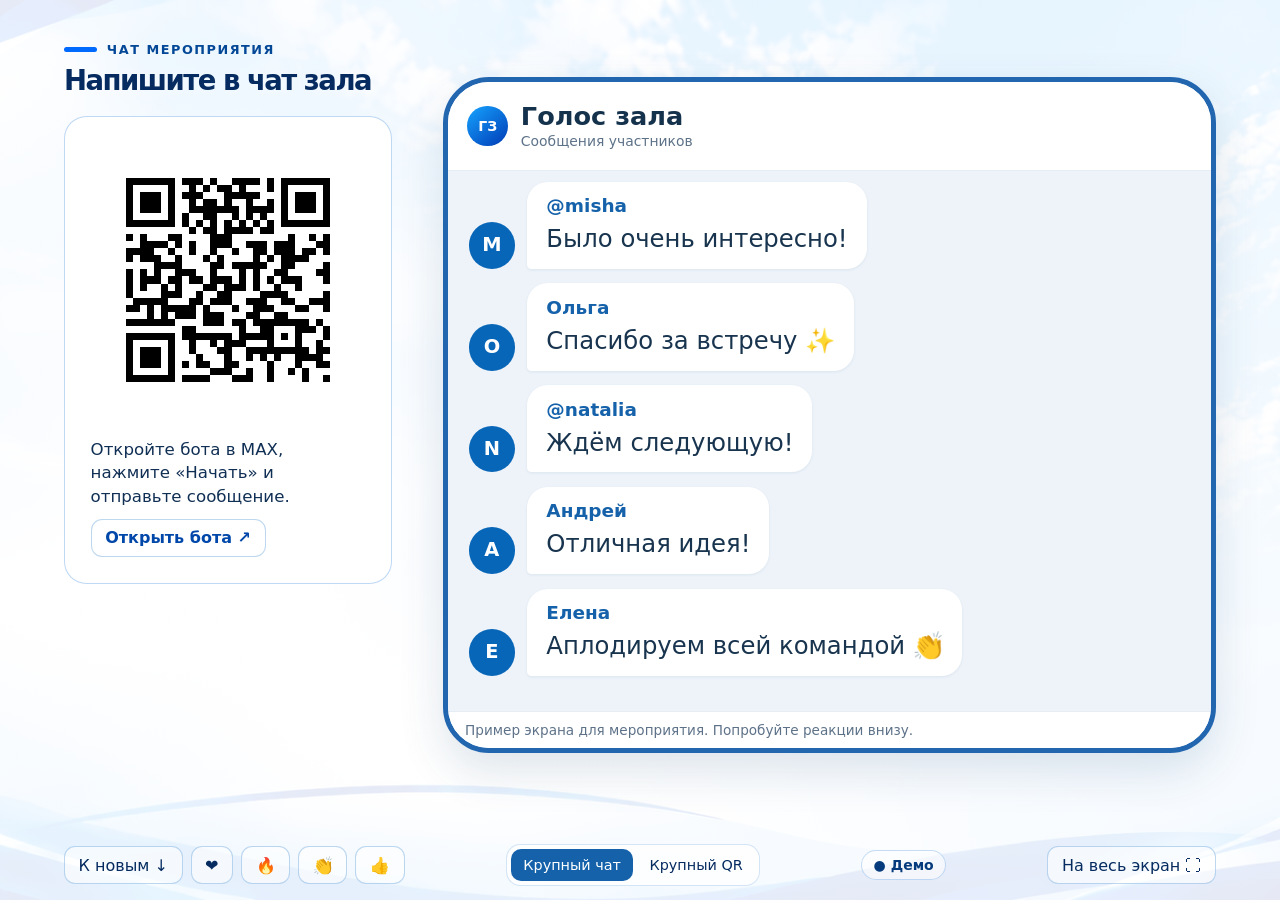
<file: docs/index.html>
<!doctype html>
<html lang="ru">
<head>
  <meta charset="utf-8">
  <meta name="viewport" content="width=device-width, initial-scale=1">
  <title>Голос зала — чат мероприятия</title>
  <link rel="stylesheet" href="screen.css">
</head>
<body class="stage-view" data-display="chat">
  <main class="stage">
    <aside id="join" aria-labelledby="join-title">
      <div class="eyebrow"><span aria-hidden="true"></span> Чат мероприятия</div>
      <h1 id="join-title">Напишите<br> в чат зала</h1>
      <div class="join-card">
        <img id="qr" src="bot-qr.png" alt="QR-код бота «Голос зала» в MAX" width="360" height="360" hidden>
        <div>
          <p>Откройте бота в MAX, нажмите «Начать» и отправьте сообщение.</p>
          <a id="bot" hidden>Открыть бота ↗</a>
        </div>
      </div>
    </aside>
    <section class="chat" aria-labelledby="chat-title">
      <div class="chat-header">
        <span class="avatar" aria-hidden="true">ГЗ</span>
        <div><h2 id="chat-title">Голос зала</h2><span>Сообщения участников</span></div>
      </div>
      <section id="cloud" aria-label="Сообщения" tabindex="0"></section>
      <p id="hint">Ждём первые сообщения от участников.</p>
    </section>
  </main>
  <footer>
    <div id="controls"><button id="latest">К новым ↓</button></div>
    <div id="displayModes" role="group" aria-label="Режим отображения">
      <button type="button" data-display-mode="chat" aria-pressed="true">Крупный чат</button>
      <button type="button" data-display-mode="qr" aria-pressed="false">Крупный QR</button>
    </div>
    <div id="status" role="status">Подключение…</div>
    <button id="full">На весь экран ⛶</button>
  </footer>
  <div id="reactions" aria-hidden="true"></div>
  <script src="screen.js"></script>
</body>
</html>
</file>
<file: docs/screen.css>
:root {
  color-scheme: dark;
  font-family: system-ui, sans-serif;
  color: #f6f8ff;
  background: #061d43;
}
* { box-sizing: border-box; }
[hidden] { display: none !important; }
body {
  margin: 0;
  min-height: 100vh;
  display: flex;
  flex-direction: column;
  background: radial-gradient(ellipse at 25% 0%, #123f74, transparent 58%), #061d43;
}
main { flex: 1; padding: clamp(24px, 5vh, 64px) 5vw; }
h1 { font-size: clamp(2.4rem, 6vw, 6rem); line-height: 1; letter-spacing: -.055em; }
p { color: #d9ebff; }
button, a {
  border: 1px solid #ffffff42;
  padding: .55em .85em;
  border-radius: .7em;
  color: inherit;
  background: #ffffff12;
  cursor: pointer;
  font: inherit;
  text-decoration: none;
}
button:hover, a:hover { background: #ffffff30; }
:focus-visible { outline: 3px solid #008aff; outline-offset: 3px; }

.stage-view {
  color-scheme: light;
  color: #052b60;
  background: linear-gradient(#ffffffe6, #ffffffe6), #d8eeff url("event-background.png") center / cover no-repeat fixed;
}
footer {
  display: flex;
  justify-content: space-between;
  align-items: center;
  gap: 12px;
  padding: 14px clamp(18px, 5vw, 72px);
}
.avatar {
  display: grid;
  place-items: center;
  flex: none;
  color: white;
  background: linear-gradient(140deg, #16a4ff, #003bb5);
}
#status {
  border: 1px solid #0065ce38;
  border-radius: 999px;
  padding: .42em .8em;
  color: #053b7c;
  background: #ffffff8c;
  text-align: right;
  font-size: .875rem;
  font-weight: 650;
}
.stage {
  width: min(100%, 1710px);
  margin: auto;
  display: grid;
  grid-template-columns: minmax(0, 1fr) minmax(0, 1.22fr);
  gap: clamp(28px, 6vw, 106px);
  align-items: center;
}
.eyebrow {
  display: flex;
  align-items: center;
  gap: .75em;
  color: #034797;
  font-size: clamp(.78rem, 1.35vw, 1.15rem);
  font-weight: 800;
  letter-spacing: .12em;
  text-transform: uppercase;
}
.eyebrow span { width: 2.6em; height: .32em; border-radius: 999px; background: #006aff; }
#join h1 { margin: .3em 0 .7em; line-height: 1.15; text-shadow: 0 2px 18px #ffffffb3; }
#join h1 br { display: none; }
.join-card {
  display: flex;
  align-items: center;
  gap: clamp(12px, 1.6vw, 28px);
  padding: clamp(12px, 2vw, 26px);
  border: 1px solid #0066cd40;
  border-radius: 1.4rem;
  background: #fffffff5;
}
#qr {
  display: block;
  width: min(54%, 310px);
  height: auto;
  border-radius: .65rem;
  background: #fff;
  image-rendering: pixelated;
}
.join-card p { color: #102f54; font-size: clamp(1rem, 1.55vw, 1.48rem); line-height: 1.4; margin: 0 0 .65em; }
#bot { display: inline-block; color: #0047aa; font-weight: 750; }

.chat {
  min-width: 0;
  overflow: hidden;
  color-scheme: light;
  color: #15324d;
  border: clamp(4px, .4vw, 7px) solid #2266b0;
  border-radius: clamp(24px, 3.6vw, 56px);
  background: #f1f6fc;
  box-shadow: 0 18px 46px #17497424;
}
.chat-header {
  display: flex;
  align-items: center;
  gap: .8rem;
  padding: clamp(12px, 1.5vw, 24px);
  border-bottom: 1px solid #1b5d9b1c;
  background: #fff;
}
.avatar { width: 2.55rem; height: 2.55rem; border-radius: 50%; font-size: .88rem; font-weight: 800; }
.chat-header h2 { font-size: clamp(1.15rem, 2vw, 1.7rem); margin: 0; }
.chat-header div > span { color: #5d7289; font-size: .87rem; }
#cloud {
  position: relative;
  overflow-y: auto;
  overscroll-behavior: contain;
  overflow-anchor: none;
  height: clamp(230px, 58vh, 900px);
  padding: clamp(12px, 1.6vw, 24px);
  background: #edf3f9;
}
#cloud:empty::before {
  position: absolute;
  inset: 0;
  display: grid;
  place-items: center;
  padding: 1em;
  color: #5d7289;
  text-align: center;
  content: 'Первые сообщения появятся здесь';
}
#hint {
  margin: 0;
  padding: .75em 1.25em;
  border-top: 1px solid #1b5d9b1c;
  color: #5d7289;
  background: #fff;
  font-size: .85rem;
}
.card {
  display: flex;
  align-items: flex-end;
  gap: .5em;
  margin: 0 0 .6em;
  font-size: clamp(1rem, 1.6vw, 1.8rem);
  line-height: 1.35;
  animation: arrive .25s ease-out;
}
.message-avatar {
  position: relative;
  display: grid;
  place-items: center;
  flex: 0 0 2.4em;
  aspect-ratio: 1;
  overflow: hidden;
  border-radius: 50%;
  color: #fff;
  background: #0866b8;
  font-size: .8em;
  font-weight: 750;
}
.message-avatar img {
  position: absolute;
  inset: 0;
  width: 100%;
  height: 100%;
  object-fit: cover;
}
.message-bubble {
  min-width: 0;
  max-width: 88%;
  padding: .52em .78em;
  border-radius: .85em .85em .85em .18em;
  color: #18344e;
  background: #fff;
  box-shadow: 0 1px 3px #183b6214;
  overflow-wrap: anywhere;
}
.message-author { color: #1562aa; font-size: .76em; font-weight: 750; margin-bottom: .22em; }
.message-text { white-space: pre-wrap; }
.stage-view button, .stage-view a { border-color: #0064c242; background: #ffffff99; }
.stage-view button:hover, .stage-view a:hover { background: #d2edff; }
#controls { display: flex; flex-wrap: wrap; gap: .5em; }
#reactions { position: fixed; inset: 0; pointer-events: none; overflow: hidden; }
.reaction { position: absolute; bottom: -1em; font-size: clamp(2.5rem, 6vw, 5rem); animation: float 2.5s ease-out both; }
@keyframes float {
  0% { opacity: 0; transform: translateY(0) scale(.65); }
  15% { opacity: 1; }
  100% { opacity: 0; transform: translateY(-75vh) scale(1.2); }
}
@keyframes arrive { from { opacity: 0; transform: translateY(8px); } }
@keyframes flash { 80% { opacity: 1; } 100% { opacity: 0; } }
@media (max-width: 700px) {
  .stage { grid-template-columns: 1fr; gap: 22px; padding-block: 22px; }
  #join h1 { font-size: clamp(1.5rem, 5.5vw, 2rem); }
  #join h1 br { display: none; }
  #qr { width: min(42%, 160px); }
  .chat-header { padding: 12px; }
  footer { flex-wrap: wrap; align-items: center; }
}
@media (prefers-reduced-motion: reduce) {
  .card { animation: none; }
  .reaction { bottom: 10%; animation: flash 2s linear both; }
}

#displayModes {
  display: flex;
  gap: 4px;
  padding: 4px;
  border: 1px solid #0064c22b;
  border-radius: .9em;
  background: #ffffffc9;
}
#displayModes button { border: 0; background: transparent; font-size: .9rem; }
#displayModes button[aria-pressed="true"] { background: #1562aa; color: #fff; }
@media (min-width: 701px) {
  #join { align-self: start; margin-top: min(3vh, 24px); }
  #join .eyebrow { font-size: clamp(.7rem, 1vw, .95rem); }
  .stage-view[data-display="chat"] .stage {
    grid-template-columns: minmax(0, .7fr) minmax(0, 1.65fr);
    gap: clamp(24px, 4vw, 64px);
    width: min(100%, 1840px);
    padding-block: 2vh;
  }
  .stage-view[data-display="chat"] #join h1 { font-size: clamp(1.5rem, 2.15vw, 2.4rem); }
  .stage-view[data-display="chat"] .join-card { flex-direction: column; align-items: flex-start; }
  .stage-view[data-display="chat"] #qr { width: min(100%, 290px, 42vh); align-self: center; }
  .stage-view[data-display="chat"] .join-card p { font-size: clamp(1rem, 1.3vw, 1.25rem); }
  .stage-view[data-display="chat"] #cloud { height: clamp(230px, 60vh, 960px); }
  .stage-view[data-display="chat"] .card { font-size: clamp(1.15rem, 1.9vw, 2.2rem); }
  .stage-view[data-display="qr"] #join h1 { font-size: clamp(1.5rem, 2.15vw, 2.4rem); }
  .stage-view[data-display="qr"] .join-card { flex-direction: column; text-align: center; }
  .stage-view[data-display="qr"] #qr { width: min(100%, 420px, 47vh); }
  .stage-view[data-display="qr"] .join-card p { font-size: clamp(1rem, 1.3vw, 1.25rem); }
}
@media (max-width: 700px) {
  #displayModes button { flex: 1; }
  .stage-view[data-display="qr"] .join-card { flex-direction: column; text-align: center; }
  .stage-view[data-display="qr"] #qr { width: min(100%, 300px); }
  .stage-view[data-display="chat"] .card { font-size: 1.15rem; }
}
@media (max-width: 700px) {
  #displayModes { width: 100%; order: -1; }
}
</file>
